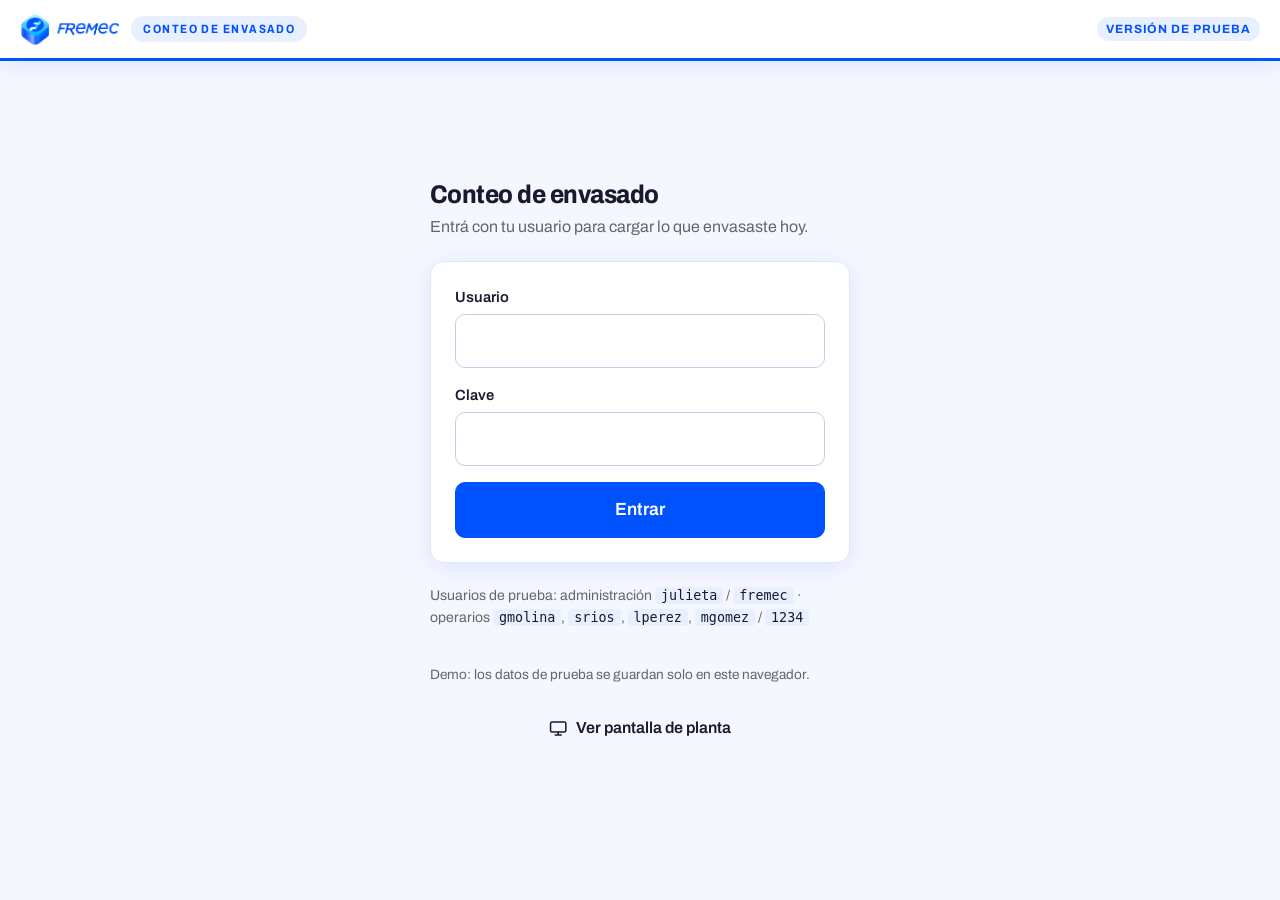
<file: index.html>
<!doctype html>
<html lang="es">
<head>
<meta charset="utf-8">
<meta name="viewport" content="width=device-width, initial-scale=1">
<title>Fremec · Ingreso</title>
<link rel="preconnect" href="https://fonts.googleapis.com"><link rel="preconnect" href="https://fonts.gstatic.com" crossorigin>
<link href="https://fonts.googleapis.com/css2?family=Archivo:wdth,wght@62..125,400..800&display=swap" rel="stylesheet">
<link rel="icon" href="img/icono.png">
<link rel="stylesheet" href="estilos.css">
<style>
  body { min-height: 100dvh; display: grid; grid-template-rows: auto 1fr; }
  main { display: grid; place-items: center; padding: 32px 16px 64px; }
  .ingreso { width: min(420px, 100%); display: grid; gap: 22px; }
  .ingreso header { display: grid; gap: 6px; }
  form { display: grid; gap: 16px; background: var(--surface); border: 1px solid var(--line); border-radius: 14px; padding: 24px; box-shadow: var(--shadow); }
  .ingreso .input { min-height: 54px; font-size: 1.1rem; }
  .ayuda { font-size: .88rem; color: var(--muted); line-height: 1.55; }
  .ayuda code { font-size: .95em; background: var(--sunk); padding: 1px 6px; border-radius: 4px; color: var(--ink); }
  .pie { display: flex; justify-content: center; }
</style>
</head>
<body>
<div class="top"><div class="marca" id="marca"></div><span class="sp"></span><span class="prueba">Versión de prueba</span></div>
<main>
  <div class="ingreso">
    <header>
      <h1>Conteo de envasado</h1>
      <p class="muted">Entrá con tu usuario para cargar lo que envasaste hoy.</p>
    </header>
    <form id="f" novalidate>
      <label class="f">Usuario<input class="input" name="usuario" autocomplete="username" autocapitalize="none" required></label>
      <label class="f">Clave<input class="input" name="clave" type="password" autocomplete="current-password" required></label>
      <div id="msg" hidden></div>
      <button class="btn primary lg block" id="entrar">Entrar</button>
    </form>
    <p class="ayuda">Usuarios de prueba: administración <code>julieta</code> / <code>fremec</code> · operarios <code>gmolina</code>, <code>srios</code>, <code>lperez</code>, <code>mgomez</code> / <code>1234</code></p>
    <p class="muted" style="font-size:.85rem;margin:14px 0 0">Demo: los datos de prueba se guardan solo en este navegador.</p>
    <div class="pie"><a class="btn ghost" href="planta.html"><span id="itv"></span>Ver pantalla de planta</a></div>
  </div>
</main>
<script src="productos.js"></script>
<script src="demo-api.js"></script>
<script src="comun.js"></script>
<script>
  document.getElementById('marca').innerHTML = LOGO + '<small>Conteo de envasado</small>';
  document.getElementById('itv').outerHTML = icono('tv');
  api('/api/yo').then(d => location.replace(d.usuario.rol === 'admin' ? 'admin.html' : 'operario.html')).catch(() => {});
  const f = document.getElementById('f'), msg = document.getElementById('msg');
  f.addEventListener('submit', async e => {
    e.preventDefault();
    const datos = Object.fromEntries(new FormData(f));
    if (!datos.usuario.trim() || !datos.clave) { msg.hidden = false; msg.className = 'aviso err'; msg.innerHTML = icono('alerta') + 'Completá usuario y clave.'; return; }
    const b = document.getElementById('entrar'); b.disabled = true; b.textContent = 'Entrando…';
    try {
      const d = await api('/api/login', { method: 'POST', body: datos });
      location.href = d.usuario.rol === 'admin' ? 'admin.html' : 'operario.html';
    } catch (err) {
      msg.hidden = false; msg.className = 'aviso err'; msg.innerHTML = icono('alerta') + esc(err.message);
      f.clave.value = ''; f.clave.focus(); b.disabled = false; b.textContent = 'Entrar';
    }
  });
</script>
</body>
</html>
</file>
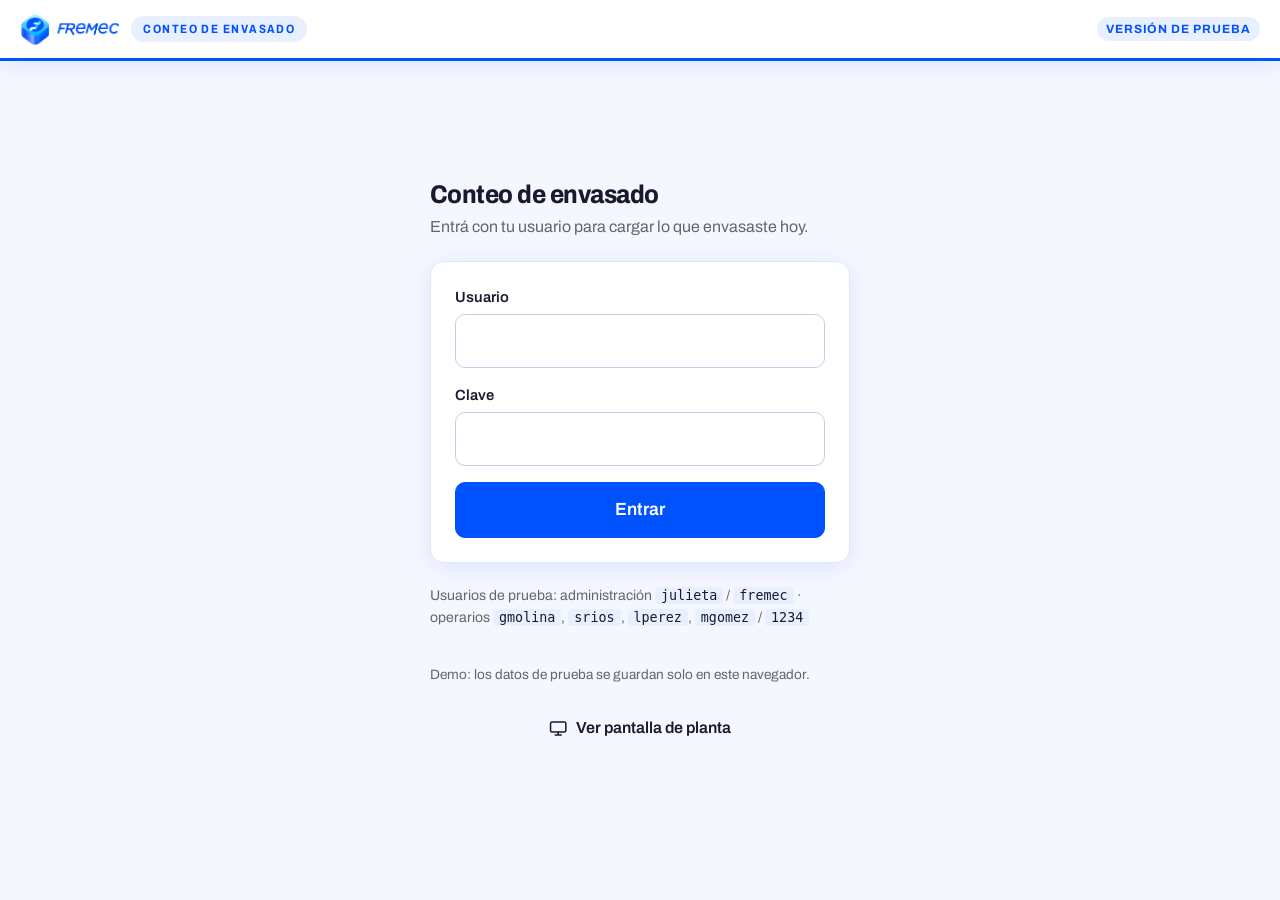
<file: admin.html>
<!doctype html>
<html lang="es">
<head>
<meta charset="utf-8">
<meta name="viewport" content="width=device-width, initial-scale=1">
<title>Fremec · Administración</title>
<link rel="preconnect" href="https://fonts.googleapis.com"><link rel="preconnect" href="https://fonts.gstatic.com" crossorigin>
<link href="https://fonts.googleapis.com/css2?family=Archivo:wdth,wght@62..125,400..800&display=swap" rel="stylesheet">
<link rel="icon" href="img/icono.png">
<link rel="stylesheet" href="estilos.css">
<style>
  main { width: min(1240px, 100%); margin: 0 auto; padding: 24px 20px 64px; display: grid; gap: 22px; }
  .tabs { display: flex; gap: 4px; border-bottom: 1px solid var(--line); overflow-x: auto; }
  .tabs button { background: none; border: 0; padding: 12px 14px; font-weight: 650; color: var(--muted); cursor: pointer; border-bottom: 2px solid transparent; margin-bottom: -1px; display: flex; gap: 8px; align-items: center; white-space: nowrap; }
  .tabs button:hover { color: var(--ink); }
  .tabs button[aria-selected="true"] { color: var(--ink); border-bottom-color: var(--accent); }
  .badge { min-width: 22px; height: 22px; padding: 0 6px; border-radius: 99px; background: var(--danger); color: #fff; font-size: .78rem; display: inline-grid; place-items: center; }
  .badge.n { background: var(--sunk); color: var(--ink-2); }
  section.vista { display: grid; gap: 28px; }
  .bloque { display: grid; gap: 12px; }
  .bloque > header { display: flex; align-items: baseline; gap: 12px; flex-wrap: wrap; }
  .bloque > header h2 { flex: none; }
  .bloque > header p { color: var(--muted); font-size: .92rem; flex: 1; min-width: 220px; }
  .presea { display: flex; gap: 14px; align-items: center; flex-wrap: wrap; padding: 14px 16px; border-radius: var(--radius); background: var(--surface); border: 1px solid var(--line); }
  .presea .estado { display: flex; gap: 10px; align-items: center; flex: 1; min-width: 260px; }
  .presea .punto { width: 10px; height: 10px; border-radius: 50%; background: #2f9e62; box-shadow: 0 0 0 4px var(--ok-soft); flex: none; }
  .presea small { color: var(--muted); display: block; }
  .aprobar { display: grid; gap: 10px; }
  .ap { display: grid; grid-template-columns: 1fr auto; gap: 14px; align-items: start; padding: 14px 16px; background: var(--surface); border: 1px solid var(--line); border-radius: var(--radius); }
  .ap .t { display: flex; gap: 10px; align-items: center; flex-wrap: wrap; }
  .ap .t b { font-size: 1.05rem; }
  .ap ul { margin: 8px 0 0; padding: 0; list-style: none; font-size: .9rem; color: var(--ink-2); display: grid; gap: 2px; }
  .ap .acc { display: flex; gap: 8px; }
  .prod small { display: block; color: var(--muted); font-size: .82rem; }
  .celda-barra { display: grid; gap: 6px; min-width: 150px; }
  .celda-barra .l { display: flex; justify-content: space-between; font-size: .85rem; }
  .acc-t { display: flex; gap: 6px; justify-content: flex-end; flex-wrap: wrap; }
  .nv-n { font-weight: 750; }
  tr.det td { background: var(--paper); padding-top: 4px; }
  .items { width: 100%; border-collapse: collapse; font-size: .88rem; }
  .items td { padding: 6px 8px; border-bottom: 1px dashed var(--line); }
  .filtros { display: flex; gap: 12px; align-items: end; flex-wrap: wrap; }
  .filtros .input { min-height: 40px; width: auto; }
  .resumen { display: flex; gap: 12px; flex-wrap: wrap; }
  .resumen .r { padding: 10px 14px; border: 1px solid var(--line); background: var(--surface); border-radius: var(--radius-sm); min-width: 150px; }
  .resumen .r b { display: block; font-size: 1.3rem; }
  .resumen .r span { font-size: .85rem; color: var(--muted); }
  .alerta { display: grid; grid-template-columns: auto 1fr auto; gap: 14px; padding: 14px 16px; border-bottom: 1px solid var(--line); align-items: start; }
  .alerta:last-child { border-bottom: 0; }
  .alerta .ic { width: 36px; height: 36px; border-radius: 8px; display: grid; place-items: center; background: var(--danger-soft); color: var(--danger); }
  .alerta.res .ic { background: var(--sunk); color: var(--muted); }
  .alerta small { color: var(--muted); }
  .form-op { display: grid; grid-template-columns: repeat(auto-fit, minmax(160px, 1fr)); gap: 12px; align-items: end; padding: 16px; }
  .ajustes { display: grid; gap: 18px; padding: 20px; max-width: 760px; }
  .opc { display: grid; grid-template-columns: auto 1fr; gap: 12px; align-items: start; padding: 14px; border: 1px solid var(--line); border-radius: var(--radius-sm); cursor: pointer; }
  .opc:has(input:checked) { border-color: var(--accent); background: var(--accent-soft); }
  .opc input { margin-top: 4px; width: 18px; height: 18px; accent-color: var(--accent); }
  .opc small { color: var(--muted); display: block; margin-top: 2px; }
  .rem-l { display: grid; grid-template-columns: 1fr 90px; gap: 12px; align-items: center; padding: 10px 0; border-bottom: 1px solid var(--line); }
  .rem-l .input { min-height: 40px; text-align: right; }
  .dlg-in { padding: 20px; display: grid; gap: 14px; }
  .dlg-in .acc { display: flex; justify-content: flex-end; gap: 8px; }
  @media (max-width: 700px) { .ap { grid-template-columns: 1fr; } .alerta { grid-template-columns: auto 1fr; } .alerta .btn { grid-column: 2; justify-self: start; } }
</style>
</head>
<body>
<div class="top">
  <div class="marca" id="marca"></div><span class="prueba">Prueba</span><span class="sp"></span>
  <a class="btn ghost sm" href="planta.html" target="_blank" id="lplanta">Pantalla de planta</a>
  <a class="btn ghost sm" href="operario.html" id="lop">Vista operario</a>
  <button class="btn ghost sm" onclick="salir()" id="bsalir">Salir</button>
</div>
<main>
  <nav class="tabs" role="tablist" id="tabs">
    <button role="tab" data-t="nvs" aria-selected="true">Notas de venta <span class="badge n" id="b-ap" hidden></span></button>
    <button role="tab" data-t="cargas">Cargas de operarios</button>
    <button role="tab" data-t="alertas">Alertas <span class="badge" id="b-al" hidden></span></button>
    <button role="tab" data-t="operarios">Operarios</button>
    <button role="tab" data-t="ajustes">Ajustes</button>
  </nav>

  <section class="vista" id="v-nvs"></section>
  <section class="vista" id="v-cargas" hidden>
    <div class="bloque">
      <header><h2>Cargas de operarios</h2><p>Lo que registró cada operario al final del día.</p></header>
      <div class="filtros">
        <label class="f">Desde<input class="input" type="date" id="desde"></label>
        <label class="f">Hasta<input class="input" type="date" id="hasta"></label>
        <button class="btn sm" data-rango="hoy">Hoy</button>
        <button class="btn sm" data-rango="7">Últimos 7 días</button>
        <button class="btn sm" data-rango="30">Últimos 30 días</button>
        <span style="flex:1"></span>
        <a class="btn sm" id="csv">Descargar Excel (CSV)</a>
      </div>
      <div class="resumen" id="res-op"></div>
      <div class="panel scroll-x" id="t-cargas"></div>
    </div>
  </section>
  <section class="vista" id="v-alertas" hidden></section>
  <section class="vista" id="v-operarios" hidden></section>
  <section class="vista" id="v-ajustes" hidden></section>
</main>

<dialog id="dlg-rem" aria-labelledby="rem-t"><form class="dlg-in" id="f-rem" method="dialog">
  <h2 id="rem-t">Remitir</h2>
  <p class="muted" style="font-size:.92rem">Simula el remito que hacés en Presea. Lo que no remitas queda pendiente y la nota sigue abierta.</p>
  <div id="rem-items"></div>
  <div class="acc"><button class="btn" value="cancel" formnovalidate>Cancelar</button><button class="btn primary" id="rem-ok">Registrar remito</button></div>
</form></dialog>

<script src="productos.js"></script>
<script src="demo-api.js"></script>
<script src="comun.js"></script>
<script>
document.getElementById('marca').innerHTML = LOGO + '<small>Administración</small>';
document.getElementById('lplanta').insertAdjacentHTML('afterbegin', icono('tv'));
document.getElementById('bsalir').insertAdjacentHTML('afterbegin', icono('salir'));
document.getElementById('csv').insertAdjacentHTML('afterbegin', icono('bajar'));

let E = null, abiertos = new Set();
const $ = id => document.getElementById(id);

async function refrescar() {
  E = await api('/api/admin/estado');
  const pend = E.nvs.filter(n => n.estado === 'pendiente').length;
  const al = E.alertas.filter(a => !a.resuelta).length;
  $('b-ap').hidden = !pend; $('b-ap').textContent = pend;
  $('b-al').hidden = !al; $('b-al').textContent = al;
  pintarNVs(); pintarAlertas(); pintarOperarios(); pintarAjustes();
}

// ---------- pestañas ----------
$('tabs').addEventListener('click', e => {
  const b = e.target.closest('button[data-t]'); if (!b) return;
  document.querySelectorAll('#tabs button').forEach(x => x.setAttribute('aria-selected', x === b));
  document.querySelectorAll('section.vista').forEach(s => s.hidden = s.id !== 'v-' + b.dataset.t);
  if (b.dataset.t === 'cargas') cargarCargas();
  history.replaceState(null, '', '#' + b.dataset.t);
});

// ---------- notas de venta ----------
function pintarNVs() {
  const v = $('v-nvs');
  if (E.config.modo === 'basico') {
    v.innerHTML = `<div class="aviso info">${icono('alerta')}<span>Estás en <b>versión básica</b>: los operarios escriben el cliente a mano y no hay conexión con Presea. Las notas de venta se usan solo en la versión completa (cambialo en Ajustes).</span></div>`;
    return;
  }
  const pend = E.nvs.filter(n => n.estado === 'pendiente');
  const prod = E.nvs.filter(n => n.estado === 'aprobada');
  const cerr = E.nvs.filter(n => n.estado === 'cerrada' && n.visibleHasta && new Date(n.visibleHasta) > new Date());
  v.innerHTML = `
  <div class="presea">
    <div class="estado"><span class="punto"></span><div><b>Conexión con Presea (simulada)</b><small>En la versión real, cada nota de venta que cargás en Presea aparece acá sola. Para probar, generá una:</small></div></div>
    <button class="btn" data-sim="0">${icono('nube')}Simular nota de venta nueva</button>
    <button class="btn" data-sim="1">Simular nota para etiquetas</button>
  </div>

  <div class="bloque">
    <header><h2>Para aprobar</h2><p>${E.config.aprobacionObligatoria ? 'Los operarios no ven estas notas hasta que las apruebes. Descartá las que sean pruebas o para imprimir etiquetas.' : 'La aprobación está desactivada: las notas nuevas pasan directo a producción.'}</p></header>
    ${pend.length ? `<div class="aprobar">${pend.map(n => `<div class="ap">
      <div><div class="t"><b>Nota ${n.numero}</b><span>${esc(n.cliente)}</span><span class="chip ${n.origen.includes('etiquetas') ? 'warn' : ''}">${esc(n.origen)}</span><span class="muted" style="font-size:.88rem">${hace(n.fecha)}</span></div>
        <p class="muted" style="margin:6px 0 0">${fmt(n.total)} ${n.total === 1 ? 'unidad' : 'unidades'}</p></div>
      <div class="acc"><button class="btn sm danger" data-desc="${n.id}">Descartar</button><button class="btn sm primary" data-apr="${n.id}">${icono('check')}Aprobar para producción</button></div>
    </div>`).join('')}</div>` : '<div class="panel vacio">No hay notas esperando aprobación.</div>'}
  </div>

  <div class="bloque">
    <header><h2>En producción</h2><p>Se cierran cuando las remitís (como en Presea), no por lo que carguen los operarios.</p></header>
    <div class="panel scroll-x">${prod.length ? `<table class="tabla"><thead><tr><th>Nota</th><th>Cliente</th><th class="r">Unidades</th><th>Envasado por operarios</th><th>Remitido</th><th class="r">Pendiente</th><th></th></tr></thead><tbody>
      ${prod.map(n => filaNV(n)).join('')}</tbody></table>` : '<div class="vacio">No hay notas en producción.</div>'}</div>
  </div>

  <div class="bloque">
    <header><h2>Cerradas, visibles para los operarios</h2><p>Siguen apareciendo en la tablet ${E.config.diasRetencion} ${E.config.diasRetencion === 1 ? 'día' : 'días'} después de cerrarse, por si se facturó antes de envasar.</p></header>
    <div class="panel scroll-x">${cerr.length ? `<table class="tabla"><thead><tr><th>Nota</th><th>Cliente</th><th class="r">Unidades</th><th class="r">Envasado</th><th>Cerrada</th><th>Visible hasta</th><th></th></tr></thead><tbody>
      ${cerr.map(n => `<tr><td class="nv-n">${n.numero}</td><td>${esc(n.cliente)}</td><td class="r">${fmt(n.total)}</td><td class="r">${fmt(n.envasado)}</td><td>${hace(n.cerradaEn)}</td><td>${fecha(n.visibleHasta)} ${hora(n.visibleHasta)}</td>
      <td><div class="acc-t"><button class="btn sm" data-quitar="${n.id}">Quitar de la tablet</button></div></td></tr>`).join('')}</tbody></table>` : '<div class="vacio">No hay notas cerradas recientes.</div>'}</div>
  </div>`;
}
function filaNV(n) {
  const pe = Math.min(100, n.envasado / n.total * 100), pr = n.remitido / n.total * 100;
  const over = n.envasado > n.total;
  return `<tr>
    <td class="nv-n">${n.numero}</td>
    <td>${esc(n.cliente)}</td>
    <td class="r">${fmt(n.total)}</td>
    <td><div class="celda-barra"><div class="l"><span>${fmt(n.envasado)} u.</span>${over ? `<span class="chip danger">${icono('alerta')}Supera la nota</span>` : `<span class="muted">${Math.round(pe)}%</span>`}</div><div class="barra ${over ? 'over' : ''}"><span style="width:${pe}%"></span></div></div></td>
    <td><div class="celda-barra"><div class="l"><span>${fmt(n.remitido)} u.</span><span class="muted">${Math.round(pr)}%</span></div><div class="barra"><span class="rem" style="width:${pr}%"></span></div></div></td>
    <td class="r"><b>${fmt(n.pendiente)}</b></td>
    <td><div class="acc-t"><button class="btn sm primary" data-rem="${n.id}">${icono('camion')}Remitir</button><button class="btn sm" data-cerrar="${n.id}">Cerrar</button></div></td>
  </tr>`;
}
$('v-nvs').addEventListener('click', async e => {
  const b = e.target.closest('button'); if (!b) return;
  const d = b.dataset;
  try {
    if (d.sim !== undefined) { const r = await api('/api/admin/presea/simular', { method: 'POST', body: { prueba: d.sim === '1' } }); toast(`Llegó la nota ${r.nv.numero} de ${r.nv.cliente}.`); }
    else if (d.apr) { await api(`/api/admin/nv/${d.apr}/aprobar`, { method: 'POST' }); toast('Nota aprobada: ya la ven los operarios.'); }
    else if (d.desc) { await api(`/api/admin/nv/${d.desc}/descartar`, { method: 'POST' }); toast('Nota descartada.'); }
    else if (d.cerrar) { if (!confirm('¿Cerrar la nota sin remitir lo pendiente? Va a seguir visible en la tablet los días configurados.')) return; await api(`/api/admin/nv/${d.cerrar}/cerrar`, { method: 'POST' }); toast('Nota cerrada.'); }
    else if (d.quitar) { await api(`/api/admin/nv/${d.quitar}/quitar`, { method: 'POST' }); toast('Ya no aparece en la tablet.'); }
    else if (d.rem) return abrirRemito(d.rem);
    else return;
    await refrescar();
  } catch (err) { toast(err.message, 'err'); }
});

// remito
let remNV = null;
function abrirRemito(id) {
  remNV = E.nvs.find(n => n.id === id);
  $('rem-t').textContent = `Remitir nota ${remNV.numero} · ${remNV.cliente}`;
  const p = remNV.pendiente;
  $('rem-items').innerHTML = `<div class="rem-l"><div class="prod">Unidades a remitir<small>pendiente ${fmt(p)} de ${fmt(remNV.total)}</small></div>
      <input class="input" id="rem-cant" inputmode="numeric" value="${p}" aria-label="Unidades a remitir"></div>`;
  $('dlg-rem').showModal();
}
$('f-rem').addEventListener('submit', async e => {
  if (e.submitter?.value === 'cancel') return;
  e.preventDefault();
  let resto = Math.floor(+$('rem-cant').value || 0);
  if (resto <= 0) return toast('Poné cuántas unidades remitís.', 'err');
  if (resto > remNV.pendiente) return toast(`No podés remitir más de lo pendiente (${fmt(remNV.pendiente)} u.).`, 'err');
  // La API sigue recibiendo líneas: el total se reparte en orden sobre lo pendiente.
  const items = [];
  remNV.items.forEach((i, k) => { const c = Math.min(resto, i.cantidad - i.remitido); if (c > 0) { items.push({ indice: k, cantidad: c }); resto -= c; } });
  try {
    const r = await api(`/api/admin/nv/${remNV.id}/remitir`, { method: 'POST', body: { items } });
    $('dlg-rem').close();
    toast(r.nv.estado === 'cerrada' ? `Remito ${r.remito}: la nota quedó completa y cerrada.` : `Remito ${r.remito}: quedan ${fmt(r.nv.pendiente)} u. pendientes.`);
    await refrescar();
  } catch (err) { toast(err.message, 'err'); }
});

// ---------- cargas ----------
const iso = d => new Date(d.getTime() - d.getTimezoneOffset() * 60000).toISOString().slice(0, 10);
$('desde').value = $('hasta').value = iso(new Date());
document.querySelectorAll('[data-rango]').forEach(b => b.onclick = () => {
  const r = b.dataset.rango; $('hasta').value = iso(new Date());
  $('desde').value = r === 'hoy' ? iso(new Date()) : iso(new Date(Date.now() - (+r - 1) * 864e5)); cargarCargas();
});
$('desde').onchange = $('hasta').onchange = cargarCargas;
async function cargarCargas() {
  const qs = `desde=${$('desde').value}&hasta=${$('hasta').value}`;
  $('csv').href = window.DEMO ? demoCsvUrl(qs) : 'api/admin/cargas?formato=csv&' + qs; if (window.DEMO) $('csv').download = 'cargas.csv';
  const { cargas } = await api('/api/admin/cargas?' + qs);
  const porOp = {};
  cargas.forEach(c => porOp[c.operario] = (porOp[c.operario] || 0) + c.unidades);
  const tot = cargas.reduce((a, c) => a + c.unidades, 0);
  $('res-op').innerHTML = `<div class="r"><b>${fmt(tot)}</b><span>unidades en total</span></div>` +
    Object.entries(porOp).sort((a, b) => b[1] - a[1]).map(([n, u]) => `<div class="r"><b>${fmt(u)}</b><span>${esc(n)}</span></div>`).join('');
  $('t-cargas').innerHTML = cargas.length ? `<table class="tabla"><thead><tr><th>Fecha</th><th>Operario</th><th>Cliente</th><th>Nota</th><th class="r">Unidades</th><th></th></tr></thead><tbody>
    ${cargas.map(c => `<tr><td>${fecha(c.fecha)} ${hora(c.fecha)}</td><td>${esc(c.operario)}</td><td>${esc(c.cliente)}</td><td>${c.numero || '<span class="muted">—</span>'}</td><td class="r"><b>${fmt(c.unidades)}</b></td>
    <td><div class="acc-t"><button class="btn ghost sm danger" data-bc="${c.id}">Borrar</button></div></td></tr>`).join('')}</tbody></table>` : '<div class="vacio">No hay cargas en esas fechas.</div>';
}
$('t-cargas').addEventListener('click', async e => {
  const b = e.target.closest('[data-bc]'); if (!b) return;
  if (!confirm('¿Borrar esta carga del operario?')) return;
  try { await api('/api/operario/cargas/' + b.dataset.bc, { method: 'DELETE' }); toast('Carga borrada.'); cargarCargas(); refrescar(); } catch (err) { toast(err.message, 'err'); }
});

// ---------- alertas ----------
function pintarAlertas() {
  const v = $('v-alertas');
  const abiertas = E.alertas.filter(a => !a.resuelta), viejas = E.alertas.filter(a => a.resuelta).slice(0, 15);
  const fila = a => `<div class="alerta ${a.resuelta ? 'res' : ''}"><span class="ic">${icono('alerta')}</span>
    <div><b>${esc(a.mensaje)}</b><br><small>${hace(a.fecha)} · cargaron: ${esc((a.operarios || []).join(', '))}${a.nota ? ' · ' + esc(a.nota) : ''}</small></div>
    ${a.resuelta ? '' : `<button class="btn sm" data-res="${a.id}">${icono('check')}Marcar revisada</button>`}</div>`;
  v.innerHTML = `<div class="bloque"><header><h2>Alertas</h2><p>Aparecen cuando lo que cargan los operarios para una nota supera las unidades de esa nota.</p></header>
    <div class="panel">${abiertas.length ? abiertas.map(fila).join('') : '<div class="vacio">No hay alertas pendientes.</div>'}</div></div>
    ${viejas.length ? `<div class="bloque"><header><h2>Revisadas</h2></header><div class="panel">${viejas.map(fila).join('')}</div></div>` : ''}`;
}
$('v-alertas').addEventListener('click', async e => {
  const b = e.target.closest('[data-res]'); if (!b) return;
  try { await api(`/api/admin/alertas/${b.dataset.res}/resolver`, { method: 'POST' }); refrescar(); } catch (err) { toast(err.message, 'err'); }
});

// ---------- operarios ----------
function pintarOperarios() {
  $('v-operarios').innerHTML = `<div class="bloque"><header><h2>Usuarios</h2><p>Cada operario entra con su usuario y clave desde la tablet.</p></header>
    <div class="panel scroll-x"><table class="tabla"><thead><tr><th>Nombre</th><th>Usuario</th><th>Sector</th><th>Rol</th><th>Estado</th><th></th></tr></thead><tbody>
    ${E.operarios.map(u => `<tr><td><b>${esc(u.nombre)} ${esc(u.apellido)}</b></td><td>${esc(u.usuario)}</td><td>${esc(u.sector) || '<span class="muted">—</span>'}</td><td>${u.rol === 'admin' ? 'Administración' : 'Operario'}</td>
      <td>${u.activo ? '<span class="chip ok">Activo</span>' : '<span class="chip">Desactivado</span>'}</td>
      <td><div class="acc-t"><button class="btn ghost sm" data-clave="${u.id}">Cambiar clave</button><button class="btn ghost sm" data-act="${u.id}" data-v="${u.activo ? 0 : 1}">${u.activo ? 'Desactivar' : 'Activar'}</button></div></td></tr>`).join('')}
    </tbody></table></div></div>
    <div class="bloque"><header><h2>Agregar operario</h2></header>
    <form class="panel form-op" id="f-op" novalidate>
      <label class="f">Nombre<input class="input" name="nombre" required></label>
      <label class="f">Apellido<input class="input" name="apellido"></label>
      <label class="f">Usuario<input class="input" name="usuario" autocapitalize="none" required></label>
      <label class="f">Clave<input class="input" name="clave" required></label>
      <label class="f">Sector (opcional)<input class="input" name="sector"></label>
      <button class="btn primary">${icono('mas')}Agregar</button>
    </form></div>`;
  $('f-op').onsubmit = async e => {
    e.preventDefault();
    try { await api('/api/admin/operarios', { method: 'POST', body: Object.fromEntries(new FormData(e.target)) }); toast('Operario agregado.'); refrescar(); }
    catch (err) { toast(err.message, 'err'); }
  };
}
$('v-operarios').addEventListener('click', async e => {
  const b = e.target.closest('button'); if (!b) return;
  try {
    if (b.dataset.act) { await api('/api/admin/operarios/' + b.dataset.act, { method: 'PUT', body: { activo: b.dataset.v === '1' } }); }
    else if (b.dataset.clave) { const c = prompt('Nueva clave:'); if (!c) return; await api('/api/admin/operarios/' + b.dataset.clave, { method: 'PUT', body: { clave: c } }); toast('Clave cambiada.'); }
    else return;
    refrescar();
  } catch (err) { toast(err.message, 'err'); }
});

// ---------- ajustes ----------
function pintarAjustes() {
  const c = E.config;
  $('v-ajustes').innerHTML = `<div class="bloque"><header><h2>Ajustes</h2><p>Para mostrarle a Fremec las dos versiones que se van a presupuestar.</p></header>
  <form class="panel ajustes" id="f-aj">
    <div style="display:grid;gap:10px"><b>Versión</b>
      <label class="opc"><input type="radio" name="modo" value="completo" ${c.modo === 'completo' ? 'checked' : ''}><span><b>Completa, conectada con Presea</b><small>Los operarios eligen el cliente de las notas de venta. Hay alertas, aprobación, remitos y tablero de pendientes.</small></span></label>
      <label class="opc"><input type="radio" name="modo" value="basico" ${c.modo === 'basico' ? 'checked' : ''}><span><b>Básica</b><small>Los operarios escriben el cliente y la cantidad. Solo tabla y gráfico de unidades envasadas, sin Presea.</small></span></label>
    </div>
    <label class="opc"><input type="checkbox" name="aprobacionObligatoria" ${c.aprobacionObligatoria ? 'checked' : ''}><span><b>Aprobar las notas antes de que las vean los operarios</b><small>Sirve para que no aparezcan las notas de prueba o de etiquetas.</small></span></label>
    <label class="f" style="max-width:340px">Días que una nota cerrada sigue visible en la tablet<input class="input" type="number" min="0" max="30" name="diasRetencion" value="${c.diasRetencion}"></label>
    <div><button class="btn primary">Guardar ajustes</button></div>
  </form></div>
  <div class="bloque"><header><h2>Datos de prueba</h2><p>Vuelve todo al estado inicial (notas, cargas, usuarios). Vas a tener que volver a entrar.</p></header>
    <div><button class="btn danger" id="reset">Reiniciar datos de prueba</button></div></div>`;
  $('f-aj').onsubmit = async e => {
    e.preventDefault(); const f = e.target;
    try { await api('/api/admin/config', { method: 'PUT', body: { modo: f.modo.value, aprobacionObligatoria: f.aprobacionObligatoria.checked, diasRetencion: f.diasRetencion.value } }); toast('Ajustes guardados.'); refrescar(); }
    catch (err) { toast(err.message, 'err'); }
  };
  $('reset').onclick = async () => { if (!confirm('¿Reiniciar todos los datos de prueba?')) return; await api('/api/admin/reiniciar', { method: 'POST' }); location.href = './'; };
}

(async () => {
  await refrescar();
  const h = location.hash.slice(1); if (h) document.querySelector(`#tabs [data-t="${h}"]`)?.click();
  setInterval(() => { if (!document.querySelector('dialog[open]') && document.activeElement?.tagName !== 'INPUT') refrescar().catch(() => {}); }, 20000);
})();
</script>
</body>
</html>
</file>
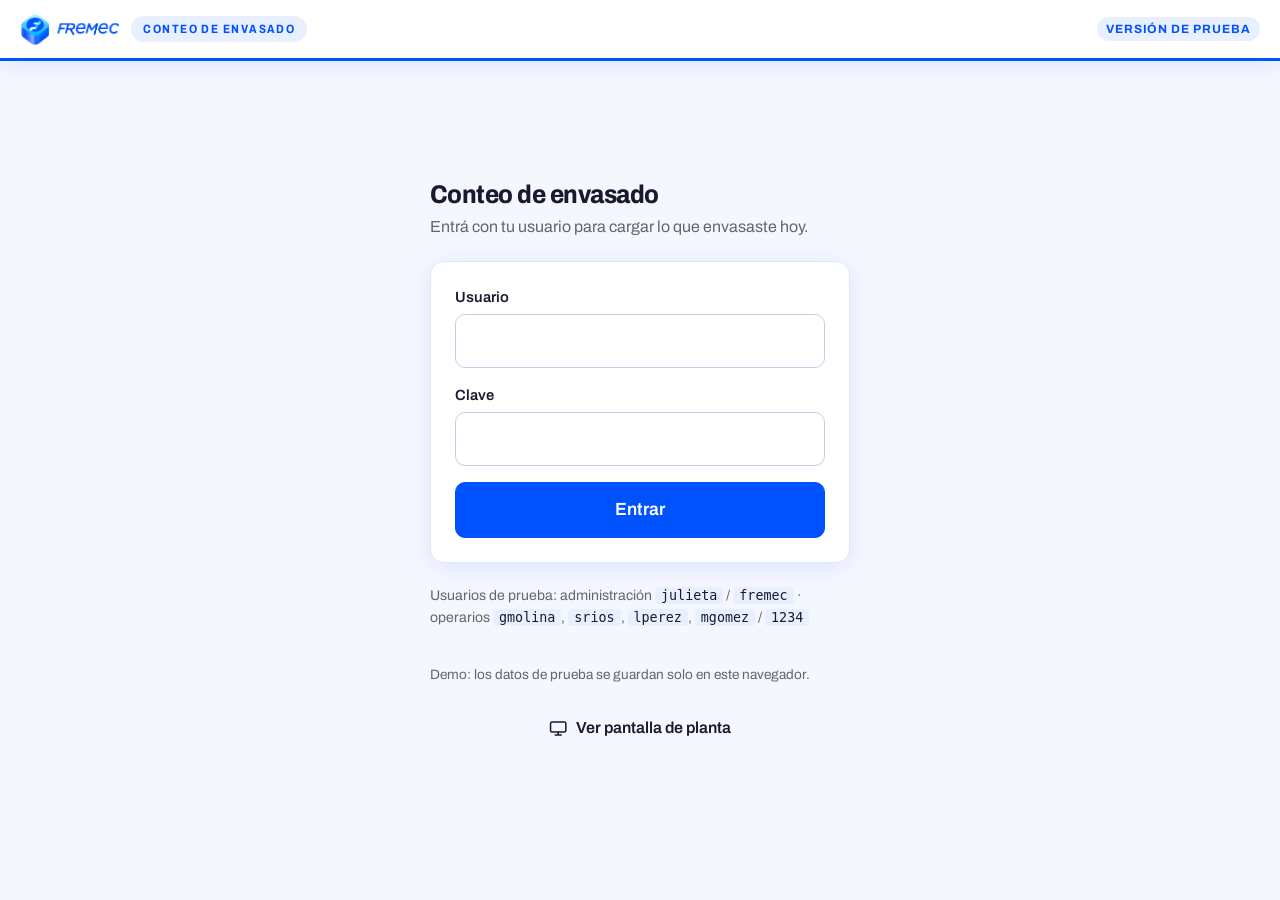
<file: operario.html>
<!doctype html>
<html lang="es">
<head>
<meta charset="utf-8">
<meta name="viewport" content="width=device-width, initial-scale=1">
<title>Fremec · Carga del día</title>
<link rel="preconnect" href="https://fonts.googleapis.com"><link rel="preconnect" href="https://fonts.gstatic.com" crossorigin>
<link href="https://fonts.googleapis.com/css2?family=Archivo:wdth,wght@62..125,400..800&display=swap" rel="stylesheet">
<link rel="icon" href="img/icono.png">
<link rel="stylesheet" href="estilos.css">
<style>
  body { font-size: 17px; padding-bottom: 120px; }
  main { width: min(860px, 100%); margin: 0 auto; padding: 28px 16px; display: grid; gap: 28px; }
  .cab { display: grid; gap: 4px; }
  .cab p { color: var(--muted); }
  .filas { display: grid; gap: 12px; }
  .fila { background: var(--surface); border: 1px solid var(--line); border-radius: 12px; padding: 14px; display: grid; gap: 12px; }
  .fila-main { display: grid; grid-template-columns: 1fr auto auto; gap: 12px; align-items: end; }
  .elegir {
    width: 100%; min-height: 64px; text-align: left; padding: 10px 16px; border-radius: 10px; cursor: pointer;
    border: 1.5px dashed var(--line-strong); background: var(--paper); display: grid; gap: 2px; transition: border-color .15s, background .15s;
  }
  .elegir:hover { border-color: var(--accent); }
  .elegir.listo { border: 1.5px solid var(--line-strong); background: var(--surface); }
  .elegir .c { font-weight: 700; font-size: 1.1rem; line-height: 1.2; }
  .elegir .d { font-size: .88rem; color: var(--muted); }
  .elegir.vacio-c .c { color: var(--accent); }
  .lbl { font-size: .8rem; font-weight: 650; color: var(--muted); margin-bottom: 6px; display: block; }
  .paso { display: grid; grid-template-columns: 56px 110px 56px; border: 1px solid var(--line-strong); border-radius: 10px; overflow: hidden; height: 64px; background: var(--surface); }
  .paso button { border: 0; background: var(--sunk); cursor: pointer; display: grid; place-items: center; font-size: 1.3rem; }
  .paso button:hover { background: var(--line); }
  .paso input { border: 0; text-align: center; font-size: 1.6rem; font-weight: 750; width: 100%; min-width: 0; background: transparent; }
  .paso input:focus { outline: none; background: var(--accent-soft); }
  .quitar { width: 48px; height: 64px; border-radius: 10px; border: 1px solid transparent; background: transparent; color: var(--muted); cursor: pointer; display: grid; place-items: center; }
  .quitar:hover { background: var(--danger-soft); color: var(--danger); }
  .cli-txt { min-height: 64px; font-size: 1.1rem; }
  .agregar { justify-self: start; }
  .pie {
    position: fixed; inset: auto 0 0 0; background: var(--surface); border-top: 1px solid var(--line);
    box-shadow: 0 -8px 24px -16px rgb(0 0 0 / .25); padding: 14px 16px; z-index: 5;
  }
  .pie-in { width: min(860px, 100%); margin: 0 auto; display: flex; align-items: center; gap: 16px; }
  .pie .tot { flex: 1; display: grid; }
  .pie .tot b { font-size: 1.7rem; line-height: 1.1; font-weight: 800; }
  .pie .tot span { font-size: .85rem; color: var(--muted); }
  .hoy h2 { margin-bottom: 12px; }
  .hoy ul { list-style: none; margin: 0; padding: 0; }
  .hoy li { display: flex; gap: 12px; align-items: center; padding: 12px 16px; border-bottom: 1px solid var(--line); }
  .hoy li:last-child { border-bottom: 0; }
  .hoy li .q { font-weight: 800; font-size: 1.15rem; min-width: 70px; text-align: right; }
  .hoy li .who { flex: 1; min-width: 0; }
  .hoy li .who b { display: block; }
  .hoy li .who small { color: var(--muted); }

  /* selector */
  .sel-cab { padding: 18px 18px 12px; display: grid; gap: 12px; border-bottom: 1px solid var(--line); }
  .sel-cab .t { display: flex; align-items: center; gap: 10px; }
  .sel-cab .t h2 { flex: 1; }
  .buscar { position: relative; }
  .buscar svg { position: absolute; left: 14px; top: 50%; transform: translateY(-50%); color: var(--muted); }
  .buscar .input { padding-left: 42px; min-height: 52px; font-size: 1.05rem; }
  .opciones { list-style: none; margin: 0; padding: 6px; overflow-y: auto; max-height: min(480px, 60dvh); }
  .opciones button { width: 100%; text-align: left; background: none; border: 0; padding: 14px 12px; border-radius: 8px; cursor: pointer; display: grid; gap: 3px; }
  .opciones button:hover, .opciones button:focus-visible { background: var(--accent-soft); }
  .opciones .c { font-weight: 700; font-size: 1.08rem; }
  .opciones .d { font-size: .88rem; color: var(--muted); display: flex; gap: 8px; flex-wrap: wrap; align-items: center; }
  @media (max-width: 620px) {
    .fila-main { grid-template-columns: 1fr auto; }
    .fila-main > :first-child { grid-column: 1 / -1; }
    .paso { grid-template-columns: 52px 1fr 52px; }
  }
</style>
</head>
<body>
<div class="top">
  <div class="marca" id="marca"></div><span class="sp"></span>
  <span id="quien" style="font-weight:600"></span>
  <button class="btn ghost sm" onclick="salir()" id="bsalir">Salir</button>
</div>
<main>
  <section class="cab">
    <h1>¿Cuánto envasaste hoy?</h1>
    <p id="sub"></p>
  </section>
  <section>
    <div class="filas" id="filas"></div>
    <button class="btn agregar" id="agregar" style="margin-top:12px"></button>
  </section>
  <section class="hoy">
    <h2>Lo que ya registraste hoy</h2>
    <div class="panel" id="hoy"><div class="vacio">Todavía no registraste nada hoy.</div></div>
  </section>
</main>
<div class="pie"><div class="pie-in">
  <div class="tot"><b id="total">0 u.</b><span id="totsub">en esta carga</span></div>
  <button class="btn primary lg" id="enviar">Registrar carga</button>
</div></div>

<dialog id="sel" aria-labelledby="sel-t">
  <div class="sel-cab">
    <div class="t"><h2 id="sel-t">Elegí el cliente</h2><button class="btn ghost sm" id="sel-x" aria-label="Cerrar"></button></div>
    <div class="buscar"><span id="sel-i"></span><input class="input" id="q" placeholder="Buscá por cliente o número de nota" autocomplete="off"></div>
  </div>
  <ul class="opciones" id="ops" role="listbox"></ul>
</dialog>

<script src="productos.js"></script>
<script src="demo-api.js"></script>
<script src="comun.js"></script>
<script>
document.getElementById('marca').innerHTML = LOGO;
document.getElementById('bsalir').insertAdjacentHTML('afterbegin', icono('salir'));
document.getElementById('agregar').innerHTML = icono('mas') + 'Agregar otro cliente';
document.getElementById('sel-x').innerHTML = icono('x');
document.getElementById('sel-i').outerHTML = icono('buscar');

let modo = 'completo', opciones = [], clientesUsados = [], filas = [], filaActiva = null, enviando = false;
const nuevaFila = () => ({ k: Math.random().toString(36).slice(2), nvId: null, cliente: '', unidades: '' });

async function iniciar() {
  const yo = await api('/api/yo');
  if (yo.usuario.rol === 'admin') document.getElementById('quien').insertAdjacentHTML('afterend', '<a class="btn ghost sm" href="admin.html">Administración</a>');
  document.getElementById('quien').textContent = `${yo.usuario.nombre} ${yo.usuario.apellido}`;
  const hoy = new Date().toISOString();
  document.getElementById('sub').textContent = `${fechaLarga(hoy)} · Cargalo al final del día, antes de irte.`;
  await cargarOpciones();
  filas = [nuevaFila()];
  pintar(); pintarHoy();
}
async function cargarOpciones() {
  const d = await api('/api/operario/opciones');
  modo = d.modo; opciones = d.opciones; clientesUsados = d.clientesUsados;
}
const opcion = id => opciones.find(o => o.nvId === id);

function pintar() {
  const cont = document.getElementById('filas');
  cont.innerHTML = filas.map((f, i) => {
    const o = opcion(f.nvId);
    let cli;
    if (modo === 'basico') {
      cli = `<label><span class="lbl">Cliente</span><input class="input cli-txt" list="dl" data-k="${f.k}" data-campo="cliente" value="${esc(f.cliente)}" placeholder="Nombre del cliente"></label>`;
    } else {
      cli = `<div><span class="lbl">Cliente</span><button type="button" class="elegir ${o ? 'listo' : 'vacio-c'}" data-elegir="${f.k}">
        <span class="c">${o ? esc(o.cliente) : 'Tocá para elegir el cliente'}</span>
        <span class="d">${o ? `Nota de venta ${o.numero} · ${fmt(o.total)} u.` : 'Solo aparecen los clientes con nota de venta'}</span></button></div>`;
    }
    const aviso = avisoFila(f);
    return `<div class="fila">
      <div class="fila-main">
        ${cli}
        <div><span class="lbl">Unidades envasadas</span>
          <div class="paso">
            <button type="button" data-paso="-10" data-k="${f.k}" aria-label="Restar 10">${icono('menos')}</button>
            <input inputmode="numeric" pattern="[0-9]*" data-k="${f.k}" data-campo="unidades" value="${esc(f.unidades)}" placeholder="0" aria-label="Unidades">
            <button type="button" data-paso="10" data-k="${f.k}" aria-label="Sumar 10">${icono('mas')}</button>
          </div></div>
        <button type="button" class="quitar" data-quitar="${f.k}" aria-label="Quitar fila" ${filas.length === 1 ? 'style="visibility:hidden"' : ''}>${icono('borrar')}</button>
      </div>
      ${aviso}
    </div>`;
  }).join('') + (modo === 'basico' ? `<datalist id="dl">${clientesUsados.map(c => `<option value="${esc(c)}">`).join('')}</datalist>` : '');
  totales();
}
function avisoFila(f) {
  if (modo !== 'completo' || !f.nvId || !(+f.unidades > 0)) return '';
  const o = opcion(f.nvId);
  const enEsta = filas.filter(x => x.nvId === f.nvId).reduce((a, x) => a + (+x.unidades || 0), 0);
  const quedaria = o.envasado + enEsta;
  if (quedaria <= o.total) return '';
  return `<div class="aviso warn">${icono('alerta')}<span>La nota ${o.numero} es de <b>${fmt(o.total)} u.</b> y ya hay ${fmt(o.envasado)} cargadas. Con esto quedarían <b>${fmt(quedaria)}</b>. Revisá el número; si está bien, registralo igual y administración lo va a revisar.</span></div>`;
}
function totales() {
  const t = filas.reduce((a, f) => a + (+f.unidades || 0), 0);
  const n = filas.filter(f => +f.unidades > 0).length;
  document.getElementById('total').textContent = fmt(t) + ' u.';
  document.getElementById('totsub').textContent = n ? `${n} ${n === 1 ? 'cliente' : 'clientes'} en esta carga` : 'en esta carga';
}

document.getElementById('filas').addEventListener('click', e => {
  const b = e.target.closest('button'); if (!b) return;
  if (b.dataset.elegir) abrirSelector(b.dataset.elegir);
  if (b.dataset.quitar) { filas = filas.filter(f => f.k !== b.dataset.quitar); pintar(); }
  if (b.dataset.paso) {
    const f = filas.find(x => x.k === b.dataset.k);
    f.unidades = String(Math.max(0, (+f.unidades || 0) + Number(b.dataset.paso)) || '');
    pintar();
  }
});
document.getElementById('filas').addEventListener('input', e => {
  const el = e.target; const f = filas.find(x => x.k === el.dataset.k); if (!f) return;
  if (el.dataset.campo === 'unidades') { el.value = el.value.replace(/\D/g, '').slice(0, 5); f.unidades = el.value; }
  else f.cliente = el.value;
  totales();
});
document.getElementById('filas').addEventListener('change', e => { if (e.target.dataset.campo === 'unidades') pintar(); });
document.getElementById('agregar').onclick = () => {
  filas.push(nuevaFila()); pintar();
  if (modo === 'completo') abrirSelector(filas.at(-1).k);
  else document.querySelector(`[data-k="${filas.at(-1).k}"][data-campo="cliente"]`)?.focus();
};

// ----- selector de cliente -----
const dlg = document.getElementById('sel'), q = document.getElementById('q');
function abrirSelector(k) { filaActiva = k; q.value = ''; pintarOps(); dlg.showModal(); setTimeout(() => q.focus(), 50); }
function pintarOps() {
  const t = q.value.trim().toLowerCase();
  const lista = opciones.filter(o => !t || o.cliente.toLowerCase().includes(t) || String(o.numero).includes(t));
  document.getElementById('ops').innerHTML = lista.length ? lista.map(o => `<li><button type="button" role="option" data-nv="${o.nvId}">
    <span class="c">${esc(o.cliente)}</span>
    <span class="d">Nota ${o.numero} · ${fmt(o.total)} u. · ${fmt(o.envasado)} ya cargadas ${o.cerrada ? '<span class="chip">Ya remitida</span>' : ''}</span>
  </button></li>`).join('') : `<li class="vacio">${opciones.length ? 'No hay clientes con ese nombre.' : 'No hay notas de venta habilitadas. Avisale a administración.'}</li>`;
}
q.addEventListener('input', pintarOps);
q.addEventListener('keydown', e => { if (e.key === 'Enter') { e.preventDefault(); document.querySelector('#ops button')?.click(); } });
document.getElementById('ops').addEventListener('click', e => {
  const b = e.target.closest('button[data-nv]'); if (!b) return;
  const f = filas.find(x => x.k === filaActiva); f.nvId = b.dataset.nv; dlg.close(); pintar();
  const inp = document.querySelector(`[data-k="${f.k}"][data-campo="unidades"]`); inp?.focus();
});
document.getElementById('sel-x').onclick = () => dlg.close();
dlg.addEventListener('click', e => { if (e.target === dlg) dlg.close(); });

// ----- enviar -----
document.getElementById('enviar').onclick = async () => {
  if (enviando) return;
  const completas = filas.filter(f => +f.unidades > 0 && (modo === 'completo' ? f.nvId : f.cliente.trim()));
  const incompletas = filas.filter(f => (+f.unidades > 0) !== !!(modo === 'completo' ? f.nvId : f.cliente.trim()));
  if (incompletas.length) return toast(modo === 'completo' ? 'Hay una fila sin cliente o sin unidades.' : 'Hay una fila sin cliente o sin unidades.', 'err');
  if (!completas.length) return toast('Elegí un cliente y poné las unidades envasadas.', 'err');
  const b = document.getElementById('enviar'); enviando = true; b.disabled = true; b.textContent = 'Registrando…';
  try {
    const r = await api('/api/operario/cargas', { method: 'POST', body: { filas: completas.map(f => ({ nvId: f.nvId, cliente: f.cliente, unidades: +f.unidades })) } });
    const tot = completas.reduce((a, f) => a + +f.unidades, 0);
    toast(`Listo, registraste ${fmt(tot)} unidades.`);
    filas = [nuevaFila()]; await cargarOpciones(); pintar(); pintarHoy();
  } catch (e) { toast(e.message, 'err'); await cargarOpciones(); pintar(); }
  enviando = false; b.disabled = false; b.textContent = 'Registrar carga';
};

async function pintarHoy() {
  const { cargas } = await api('/api/operario/hoy');
  const el = document.getElementById('hoy');
  if (!cargas.length) { el.innerHTML = '<div class="vacio">Todavía no registraste nada hoy.</div>'; return; }
  const tot = cargas.reduce((a, c) => a + c.unidades, 0);
  el.innerHTML = `<ul>${cargas.slice().reverse().map(c => `<li>
    <span class="q">${fmt(c.unidades)}</span>
    <span class="who"><b>${esc(c.cliente)}</b><small>${c.numero ? 'Nota ' + c.numero + ' · ' : ''}${hora(c.fecha)}</small></span>
    <button class="btn ghost sm danger" data-borrar="${c.id}">${icono('borrar')}Borrar</button></li>`).join('')}
    <li style="background:var(--paper)"><span class="q">${fmt(tot)}</span><span class="who"><b>Total de hoy</b></span></li></ul>`;
}
document.getElementById('hoy').addEventListener('click', async e => {
  const b = e.target.closest('[data-borrar]'); if (!b) return;
  if (!confirm('¿Borrar esta carga? Hacelo solo si te equivocaste.')) return;
  try { await api('/api/operario/cargas/' + b.dataset.borrar, { method: 'DELETE' }); toast('Carga borrada.'); await cargarOpciones(); pintar(); pintarHoy(); }
  catch (err) { toast(err.message, 'err'); }
});
iniciar();
</script>
</body>
</html>
</file>
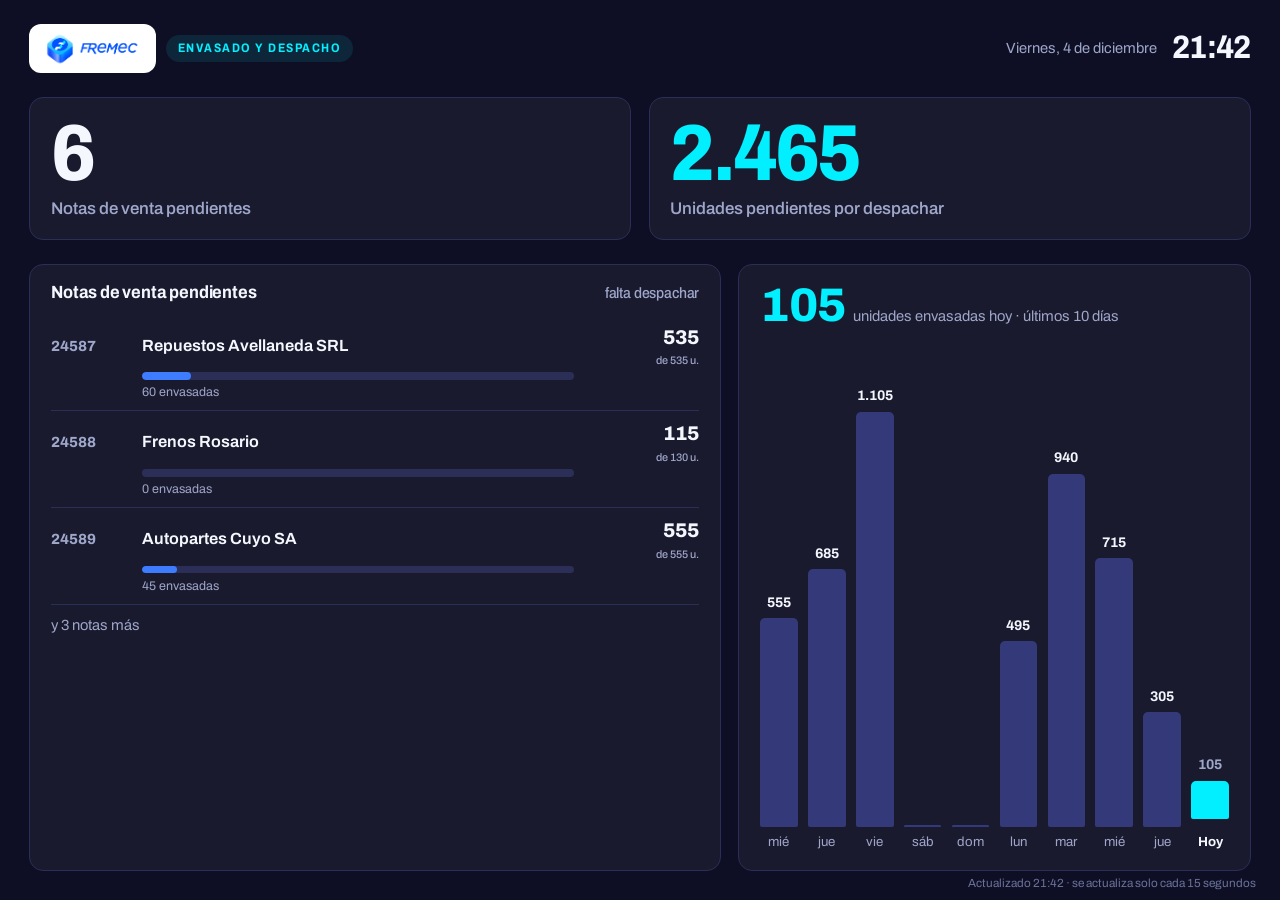
<file: planta.html>
<!doctype html>
<html lang="es">
<head>
<meta charset="utf-8">
<meta name="viewport" content="width=device-width, initial-scale=1">
<title>Fremec · Pantalla de planta</title>
<link rel="preconnect" href="https://fonts.googleapis.com"><link rel="preconnect" href="https://fonts.gstatic.com" crossorigin>
<link href="https://fonts.googleapis.com/css2?family=Archivo:wdth,wght@62..125,400..800&display=swap" rel="stylesheet">
<link rel="icon" href="img/icono.png">
<link rel="stylesheet" href="estilos.css">
<style>
  :root { --tv-bg: #0E0F24; --tv-panel: #1A1A2E; --tv-line: #2B2E57; --tv-ink: #F5F7FF; --tv-muted: #9EA6C9; --tv-accent: #3D7BFF; --tv-ok: #01EFFF; --tv-warn: #01EFFF; --ink: var(--tv-ink); --paper: var(--tv-bg); --sunk: #2B2E57; --line: var(--tv-line); --surface: var(--tv-panel); color-scheme: dark; }
  html, body { height: 100%; }
  body { background: var(--tv-bg); color: var(--tv-ink); font-size: clamp(14px, 1.15vw, 22px); overflow: hidden; }
  ::selection { background: var(--tv-accent); color: #0E0F24; }
  .tv { height: 100dvh; display: grid; grid-template-rows: auto auto 1fr; gap: 1.6em; padding: 1.6em 2em 2em; }
  .cab { display: flex; align-items: center; gap: 1em; }
  .cab .marca { font-size: 1.4em; }
  .cab .marca small { color: var(--tv-ok) !important; background: rgb(1 239 255 / .1); font-size: .6em; }
  .cab .marca .logo { height: 2.4em; background: #fff; padding: .35em .8em; border-radius: 12px; }
  .cab .sp { flex: 1; }
  .reloj { font-size: 2.2em; font-weight: 750; letter-spacing: -0.02em; font-stretch: 90%; }
  .fecha { color: var(--tv-muted); text-align: right; line-height: 1.3; }
  .grandes { display: grid; grid-template-columns: repeat(var(--cols, 3), 1fr); gap: 1.2em; }
  .g { padding: 1.1em 1.4em 1.2em; border-radius: 14px; background: var(--tv-panel); border: 1px solid var(--tv-line); display: grid; gap: .2em; }
  .g .v { font-size: 5.4em; line-height: 1; font-weight: 800; letter-spacing: -0.035em; font-stretch: 88%; }
  .g .k { font-size: 1.15em; color: var(--tv-muted); font-weight: 550; }
  .g.dest .v { color: var(--tv-warn); }
  .abajo { display: grid; grid-template-columns: 1.35fr 1fr; gap: 1.2em; min-height: 0; }
  .caja { background: var(--tv-panel); border: 1px solid var(--tv-line); border-radius: 14px; padding: 1.2em 1.4em; display: grid; grid-template-rows: auto 1fr; gap: .8em; min-height: 0; }
  .caja h2 { font-size: 1.2em; font-weight: 700; display: flex; justify-content: space-between; align-items: baseline; gap: 1em; }
  .caja h2 span { color: var(--tv-muted); font-weight: 500; font-size: .85em; }
  .pedidos { overflow: hidden; display: grid; align-content: start; }
  .ped { display: grid; grid-template-columns: 5.2em 1fr 7.5em; gap: .25em 1em; align-items: center; padding: .55em 0; border-bottom: 1px solid var(--tv-line); }
  .ped:last-child { border-bottom: 0; }
  .ped .n { font-weight: 750; color: var(--tv-muted); }
  .ped .c { font-weight: 650; font-size: 1.1em; white-space: nowrap; overflow: hidden; text-overflow: ellipsis; }
  .ped .p { text-align: right; font-weight: 800; font-size: 1.35em; }
  .ped .p small { display: block; font-size: .55em; color: var(--tv-muted); font-weight: 500; }
  .ped .b { grid-column: 2; height: .5em; border-radius: 99px; background: #2B2E57; overflow: hidden; position: relative; }
  .ped .b span { position: absolute; inset: 0 auto 0 0; background: var(--tv-accent); border-radius: 99px; transition: width .8s var(--ease); }
  .ped .b span.over { background: #FF5A61; }
  .ped .s { grid-column: 2; font-size: .85em; color: var(--tv-muted); }
  .graf { display: grid; grid-template-rows: auto 1fr; gap: .6em; min-height: 0; }
  .hoy { display: flex; align-items: baseline; gap: .5em; }
  .hoy b { font-size: 3.2em; font-weight: 800; letter-spacing: -0.03em; line-height: 1; color: var(--tv-ok); }
  .hoy span { color: var(--tv-muted); }
  #graf { min-height: 0; }
  .barras { height: 100%; min-height: 9em; display: grid; grid-auto-flow: column; grid-auto-columns: 1fr; gap: .7em; align-items: end; }
  .barras .col { height: 100%; display: grid; grid-template-rows: 1fr auto; min-height: 0; }
  .barras .zona { height: 100%; min-height: 0; display: flex; flex-direction: column; justify-content: flex-end; align-items: stretch; }
  .barras .bar { display: block; min-height: 2px; background: #34397A; border-radius: 5px 5px 2px 2px; transition: height .8s var(--ease); position: relative; }
  .barras .v { text-align: center; font-weight: 700; font-size: .95em; padding-bottom: .3em; white-space: nowrap; }
  .barras .d { text-align: center; color: var(--tv-muted); padding-top: .4em; font-size: .9em; }
  .barras .hoy .bar { background: var(--tv-ok); }
  .barras .hoy .d { color: var(--tv-ink); font-weight: 700; }
  .vacio-tv { color: var(--tv-muted); padding: 2em 0; text-align: center; }
  .pie-tv { position: fixed; right: 2em; bottom: .6em; font-size: .8em; color: #6B7299; }
  .full { position: fixed; right: 1em; top: 1em; opacity: 0; transition: opacity .3s; }
  body:hover .full { opacity: 1; }
  body.en-full .full { display: none; }
  .full .btn { background: #1A1A2E; border-color: #2B2E57; color: var(--tv-ink); }
  .full .btn:hover { background: #2B2E57; }
  @media (max-width: 900px) { body { overflow: auto; font-size: 15px; } .tv { height: auto; } .grandes { grid-template-columns: 1fr; } .abajo { grid-template-columns: 1fr; } .g .v { font-size: 3.6em; } }
</style>
</head>
<body>
<div class="tv">
  <header class="cab">
    <div class="marca" id="marca"></div><span class="sp"></span>
    <div class="fecha" id="fecha"></div>
    <div class="reloj num" id="reloj"></div>
  </header>
  <section class="grandes" id="grandes"></section>
  <section class="abajo">
    <div class="caja"><h2 id="t-izq">Notas de venta pendientes</h2><div class="pedidos" id="izq"></div></div>
    <div class="caja graf"><div class="hoy" id="hoy"></div><div id="graf"></div></div>
  </section>
</div>
<div class="pie-tv" id="act"></div>
<div class="full"><button class="btn sm" id="bfull">Pantalla completa</button></div>
<script src="productos.js"></script>
<script src="demo-api.js"></script>
<script src="comun.js"></script>
<script>
document.getElementById('marca').innerHTML = LOGO + '<small>Envasado y despacho</small>';
const $ = id => document.getElementById(id);
function tic() {
  const d = new Date();
  $('reloj').textContent = d.toLocaleTimeString('es-AR', { hour: '2-digit', minute: '2-digit', hourCycle: 'h23' });
  const f = d.toLocaleDateString('es-AR', { weekday: 'long', day: 'numeric', month: 'long' });
  $('fecha').textContent = f.charAt(0).toUpperCase() + f.slice(1);
}
tic(); setInterval(tic, 1000);
$('bfull').onclick = () => document.documentElement.requestFullscreen?.();
// el botón se oculta mientras la pantalla está completa (botón o F11) y vuelve al salir
const mqFull = matchMedia('(display-mode: fullscreen)');
function estadoFull() {
  const full = !!document.fullscreenElement || mqFull.matches ||
    (innerHeight >= screen.height - 1 && innerWidth >= screen.width - 1);
  document.body.classList.toggle('en-full', full);
}
document.addEventListener('fullscreenchange', estadoFull);
mqFull.addEventListener?.('change', estadoFull);
addEventListener('resize', estadoFull);
estadoFull();

function grafico(serie) {
  const max = Math.max(1, ...serie.map(s => s.unidades));
  const hoy = serie.at(-1).fecha;
  return `<div class="barras" role="img" aria-label="Unidades envasadas por día, últimos ${serie.length} días">${serie.map(s => {
    const d = new Date(s.fecha + 'T12:00');
    const lbl = s.fecha === hoy ? 'Hoy' : d.toLocaleDateString('es-AR', { weekday: 'short' }).replace('.', '');
    return `<div class="col ${s.fecha === hoy ? 'hoy' : ''}"><span class="zona"><span class="v num">${s.unidades ? fmt(s.unidades) : ''}</span><span class="bar" style="height:${(s.unidades / max) * 85}%"></span></span><span class="d">${lbl}</span></div>`;
  }).join('')}</div>`;
}

async function actualizar() {
  try {
    const d = await api('/api/planta');
    const basico = d.modo === 'basico';
    if (basico) {
      $('grandes').style.setProperty('--cols', 2);
      $('grandes').innerHTML = `<div class="g"><span class="v num">${fmt(d.envasadasHoy)}</span><span class="k">Unidades envasadas hoy</span></div>
        <div class="g"><span class="v num">${fmt(d.serie.slice(-5).reduce((a, s) => a + s.unidades, 0))}</span><span class="k">Unidades envasadas en los últimos 5 días</span></div>`;
      $('t-izq').innerHTML = 'Envasado de hoy por cliente';
      $('izq').innerHTML = d.porCliente.length ? d.porCliente.slice(0, 9).map(c => `<div class="ped" style="grid-template-columns:1fr 7.5em"><span class="c">${esc(c.cliente)}</span><span class="p">${fmt(c.unidades)}<small>unidades</small></span></div>`).join('') : '<div class="vacio-tv">Todavía no hay cargas hoy.</div>';
    } else {
      $('grandes').style.setProperty('--cols', 2);
      $('grandes').innerHTML = `
        <div class="g"><span class="v num">${fmt(d.nvPendientes)}</span><span class="k">Notas de venta pendientes</span></div>
        <div class="g dest"><span class="v num">${fmt(d.unidadesPendientes)}</span><span class="k">Unidades pendientes por despachar</span></div>`;
      $('t-izq').innerHTML = `Notas de venta pendientes <span>falta despachar</span>`;
      const max = 3;
      $('izq').innerHTML = d.pedidos.length ? d.pedidos.slice(0, max).map(p => {
        const pe = Math.min(100, p.envasado / p.total * 100);
        return `<div class="ped"><span class="n num">${p.numero}</span><span class="c">${esc(p.cliente)}</span><span class="p num">${fmt(p.pendiente)}<small>de ${fmt(p.total)} u.</small></span>
          <span class="b"><span class="${p.envasado > p.total ? 'over' : ''}" style="width:${pe}%"></span></span>
          <span class="s">${fmt(p.envasado)} envasadas</span></div>`;
      }).join('') + (d.pedidos.length > max ? `<div class="s" style="padding-top:.6em;color:var(--tv-muted)">y ${d.pedidos.length - max} notas más</div>` : '')
        : '<div class="vacio-tv">No hay notas pendientes. ¡Todo despachado!</div>';
    }
    $('hoy').innerHTML = `<b class="num">${fmt(d.envasadasHoy)}</b><span>unidades envasadas hoy · últimos 10 días</span>`;
    $('graf').innerHTML = grafico(d.serie);
    $('act').textContent = 'Actualizado ' + hora(d.ahora) + ' · se actualiza solo cada 15 segundos';
  } catch (e) { $('act').textContent = 'Sin conexión con el servidor, reintentando…'; }
}
actualizar(); setInterval(actualizar, 15000);
</script>
</body>
</html>
</file>
<file: estilos.css>
/* Fremec · Conteo de envasado (prueba) */
:root {
  --ink: #1A1A2E;
  --ink-2: #333333;
  --muted: #666666;
  --paper: #F5F7FF;
  --surface: #FFFFFF;
  --sunk: #E8EFFF;
  --line: #E1E7F5;
  --line-strong: #C3CEE8;
  --accent: #0052FF;
  --accent-hover: #003FCC;
  --accent-soft: #E8EFFF;
  --ok: #12A150;
  --ok-soft: #E3F6EB;
  --warn: #8f4a06;
  --warn-soft: #fbefd9;
  --danger: #C0262D;
  --danger-soft: #FDECEC;
  --radius: 16px;
  --radius-sm: 10px;
  --shadow: 0 4px 24px rgba(0, 82, 255, .10);
  --font: "Archivo", system-ui, sans-serif;
  --ease: cubic-bezier(0.16, 1, 0.3, 1);
  color-scheme: light;
}
*, *::before, *::after { box-sizing: border-box; }
html { -webkit-text-size-adjust: 100%; }
body {
  margin: 0; background: var(--paper); color: var(--ink);
  font: 400 16px/1.5 var(--font); font-variant-numeric: tabular-nums;
  -webkit-font-smoothing: antialiased;
}
::selection { background: var(--accent); color: #fff; }
input, select, button, textarea { font: inherit; color: inherit; }
:focus-visible { outline: 3px solid var(--accent); outline-offset: 2px; border-radius: 4px; }
h1, h2, h3 { margin: 0; line-height: 1.15; text-wrap: balance; font-stretch: 92%; }
h1 { font-size: 1.6rem; font-weight: 750; letter-spacing: -0.02em; }
h2 { font-size: 1.15rem; font-weight: 700; letter-spacing: -0.01em; }
p { margin: 0; }
a { color: var(--accent); text-underline-offset: 3px; }
.muted { color: var(--muted); }
.num { font-variant-numeric: tabular-nums; }
.sr { position: absolute; width: 1px; height: 1px; overflow: hidden; clip: rect(0 0 0 0); white-space: nowrap; }
svg.i { width: 1.15em; height: 1.15em; flex: none; stroke: currentColor; fill: none; stroke-width: 2; stroke-linecap: round; stroke-linejoin: round; }

/* scrollbars */
* { scrollbar-width: thin; scrollbar-color: var(--line-strong) transparent; }

/* ---------- botones ---------- */
.btn {
  display: inline-flex; align-items: center; justify-content: center; gap: .5em;
  min-height: 42px; padding: 0 16px; border-radius: var(--radius-sm);
  border: 1px solid var(--line-strong); background: var(--surface); color: var(--ink);
  font-weight: 600; cursor: pointer; text-decoration: none; white-space: nowrap;
  transition: background .15s, border-color .15s, transform .1s;
}
.btn:hover { background: var(--sunk); }
.btn:active { transform: translateY(1px); }
.btn:disabled { opacity: .5; cursor: not-allowed; transform: none; }
.btn.primary { background: var(--accent); border-color: var(--accent); color: #fff; }
.btn.primary:hover { background: var(--accent-hover); }
.btn.ghost { border-color: transparent; background: transparent; }
.btn.ghost:hover { background: var(--sunk); }
.btn.danger { color: var(--danger); }
.btn.sm { min-height: 34px; padding: 0 11px; font-size: .9rem; }
.btn.lg { min-height: 56px; padding: 0 24px; font-size: 1.1rem; }
.btn.block { width: 100%; }

/* ---------- campos ---------- */
label.f { display: grid; gap: 6px; font-weight: 600; font-size: .92rem; }
.input {
  width: 100%; min-height: 46px; padding: 0 14px; border-radius: var(--radius-sm);
  border: 1px solid var(--line-strong); background: var(--surface); font-weight: 500;
}
.input::placeholder { color: #8A90A6; }
.input:focus { outline: none; border-color: var(--accent); box-shadow: 0 0 0 3px var(--accent-soft); }
.input[aria-invalid="true"] { border-color: var(--danger); box-shadow: 0 0 0 3px var(--danger-soft); }

/* ---------- mensajes ---------- */
.aviso { display: flex; gap: 10px; align-items: flex-start; padding: 12px 14px; border-radius: var(--radius-sm); font-size: .95rem; }
.aviso.warn { background: var(--warn-soft); color: var(--warn); }
.aviso.err { background: var(--danger-soft); color: var(--danger); }
.aviso.ok { background: var(--ok-soft); color: var(--ok); }
.aviso.info { background: var(--accent-soft); color: #003FCC; }
.aviso svg.i { margin-top: 2px; }
.chip { display: inline-flex; align-items: center; gap: 6px; padding: 2px 9px; border-radius: 999px; font-size: .8rem; font-weight: 650; background: var(--sunk); color: var(--ink-2); white-space: nowrap; }
.chip.ok { background: var(--ok-soft); color: var(--ok); }
.chip.warn { background: var(--warn-soft); color: var(--warn); }
.chip.danger { background: var(--danger-soft); color: var(--danger); }
.chip.accent { background: var(--accent-soft); color: #003FCC; }

#toast {
  position: fixed; left: 50%; bottom: 24px; transform: translate(-50%, 20px); opacity: 0;
  background: var(--ink); color: #fff; padding: 12px 18px; border-radius: var(--radius-sm);
  box-shadow: var(--shadow); font-weight: 600; pointer-events: none; z-index: 50;
  transition: opacity .25s var(--ease), transform .35s var(--ease); max-width: calc(100% - 32px);
}
#toast.show { opacity: 1; transform: translate(-50%, 0); }
#toast.err { background: var(--danger); }

/* ---------- barra superior ---------- */
.top {
  position: sticky; top: 0; z-index: 10; display: flex; align-items: center; gap: 14px;
  padding: 10px 20px; background: var(--surface); color: var(--ink); min-height: 60px; border-bottom: 3px solid var(--accent); box-shadow: var(--shadow);
}
.marca { display: flex; align-items: center; gap: 10px; font-weight: 800; letter-spacing: .02em; font-stretch: 85%; font-size: 1.15rem; }
.marca .logo { height: 38px; width: auto; display: block; }
.marca small { font-size: .75rem; font-weight: 700; letter-spacing: .12em; text-transform: uppercase; color: var(--accent) !important; background: var(--accent-soft); padding: 4px 12px; border-radius: 20px; }
.marca small.x { font-weight: 500; font-stretch: 100%; letter-spacing: 0; color: var(--muted); font-size: .85rem; }
.top .sp { flex: 1; }
.top .btn.ghost { color: var(--accent); }
.top .btn.ghost:hover { background: var(--accent-soft); }
.prueba { font-size: .75rem; font-weight: 700; color: var(--accent); background: var(--accent-soft); border: 1px solid transparent; letter-spacing: .08em; text-transform: uppercase; padding: 2px 8px; border-radius: 999px; }

/* ---------- tablas ---------- */
.tabla { width: 100%; border-collapse: collapse; font-size: .95rem; }
.tabla th { text-align: left; font-size: .8rem; font-weight: 650; color: var(--muted); padding: 10px 12px; border-bottom: 1px solid var(--line); white-space: nowrap; }
.tabla td { padding: 12px; border-bottom: 1px solid var(--line); vertical-align: top; }
.tabla tr:last-child td { border-bottom: 0; }
.tabla .r { text-align: right; }
.tabla tbody tr:hover td { background: #F5F7FF; }
.scroll-x { overflow-x: auto; }

.panel { background: var(--surface); border: 1px solid var(--line); border-radius: var(--radius); }
.vacio { padding: 28px 16px; text-align: center; color: var(--muted); }

.barra { position: relative; height: 8px; border-radius: 99px; background: var(--sunk); overflow: hidden; min-width: 80px; }
.barra > span { position: absolute; inset: 0 auto 0 0; border-radius: 99px; background: var(--accent); transition: width .6s var(--ease); }
.barra > span.rem { background: var(--ok); }
.barra.over > span { background: var(--danger); }

dialog {
  border: 0; padding: 0; border-radius: 14px; background: var(--surface); color: var(--ink);
  width: min(560px, calc(100% - 24px)); max-height: min(720px, calc(100% - 32px)); box-shadow: 0 24px 60px -12px rgb(0 0 0 / .35);
}
dialog::backdrop { background: rgb(26 26 46 / .45); }
dialog[open] { animation: subir .3s var(--ease); }
@keyframes subir { from { transform: translateY(14px); opacity: 0; } }
@media (prefers-reduced-motion: reduce) { *, *::before, *::after { animation: none !important; transition: none !important; } }
[hidden] { display: none !important; }
</file>
